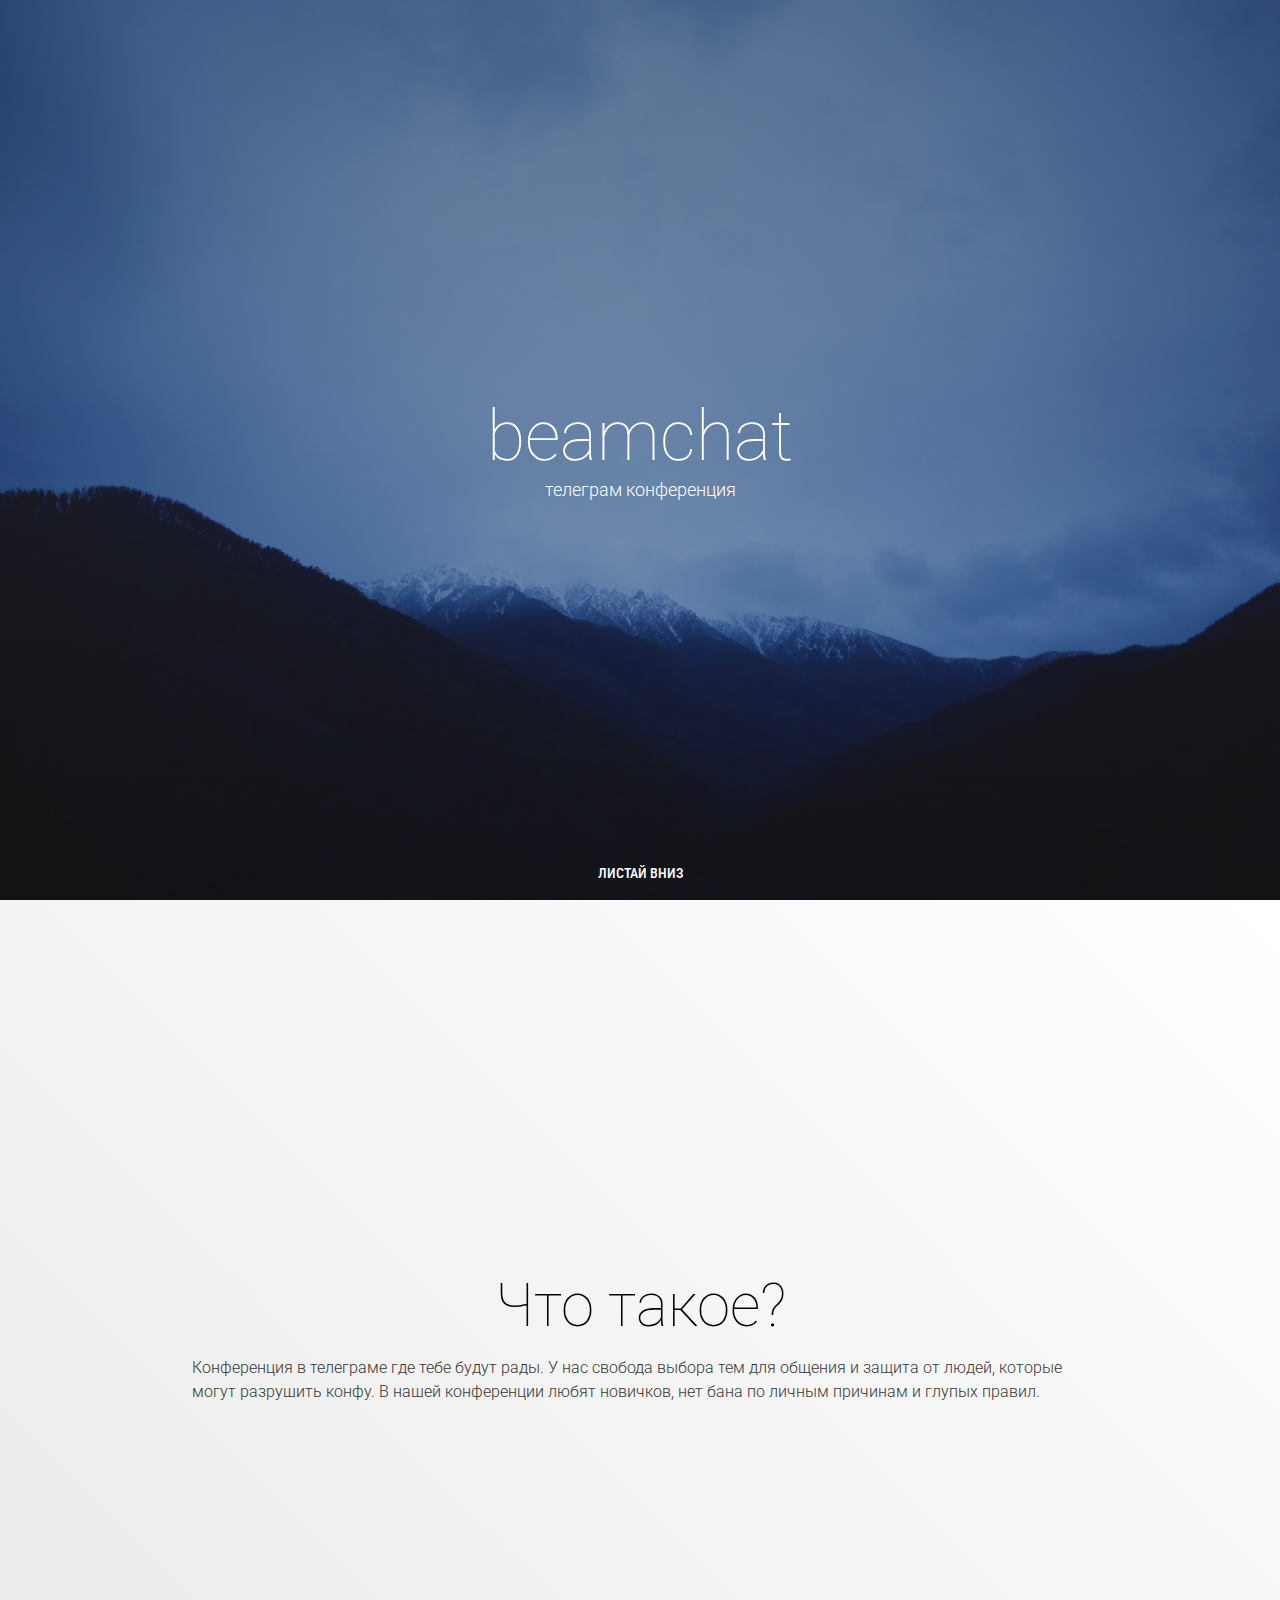
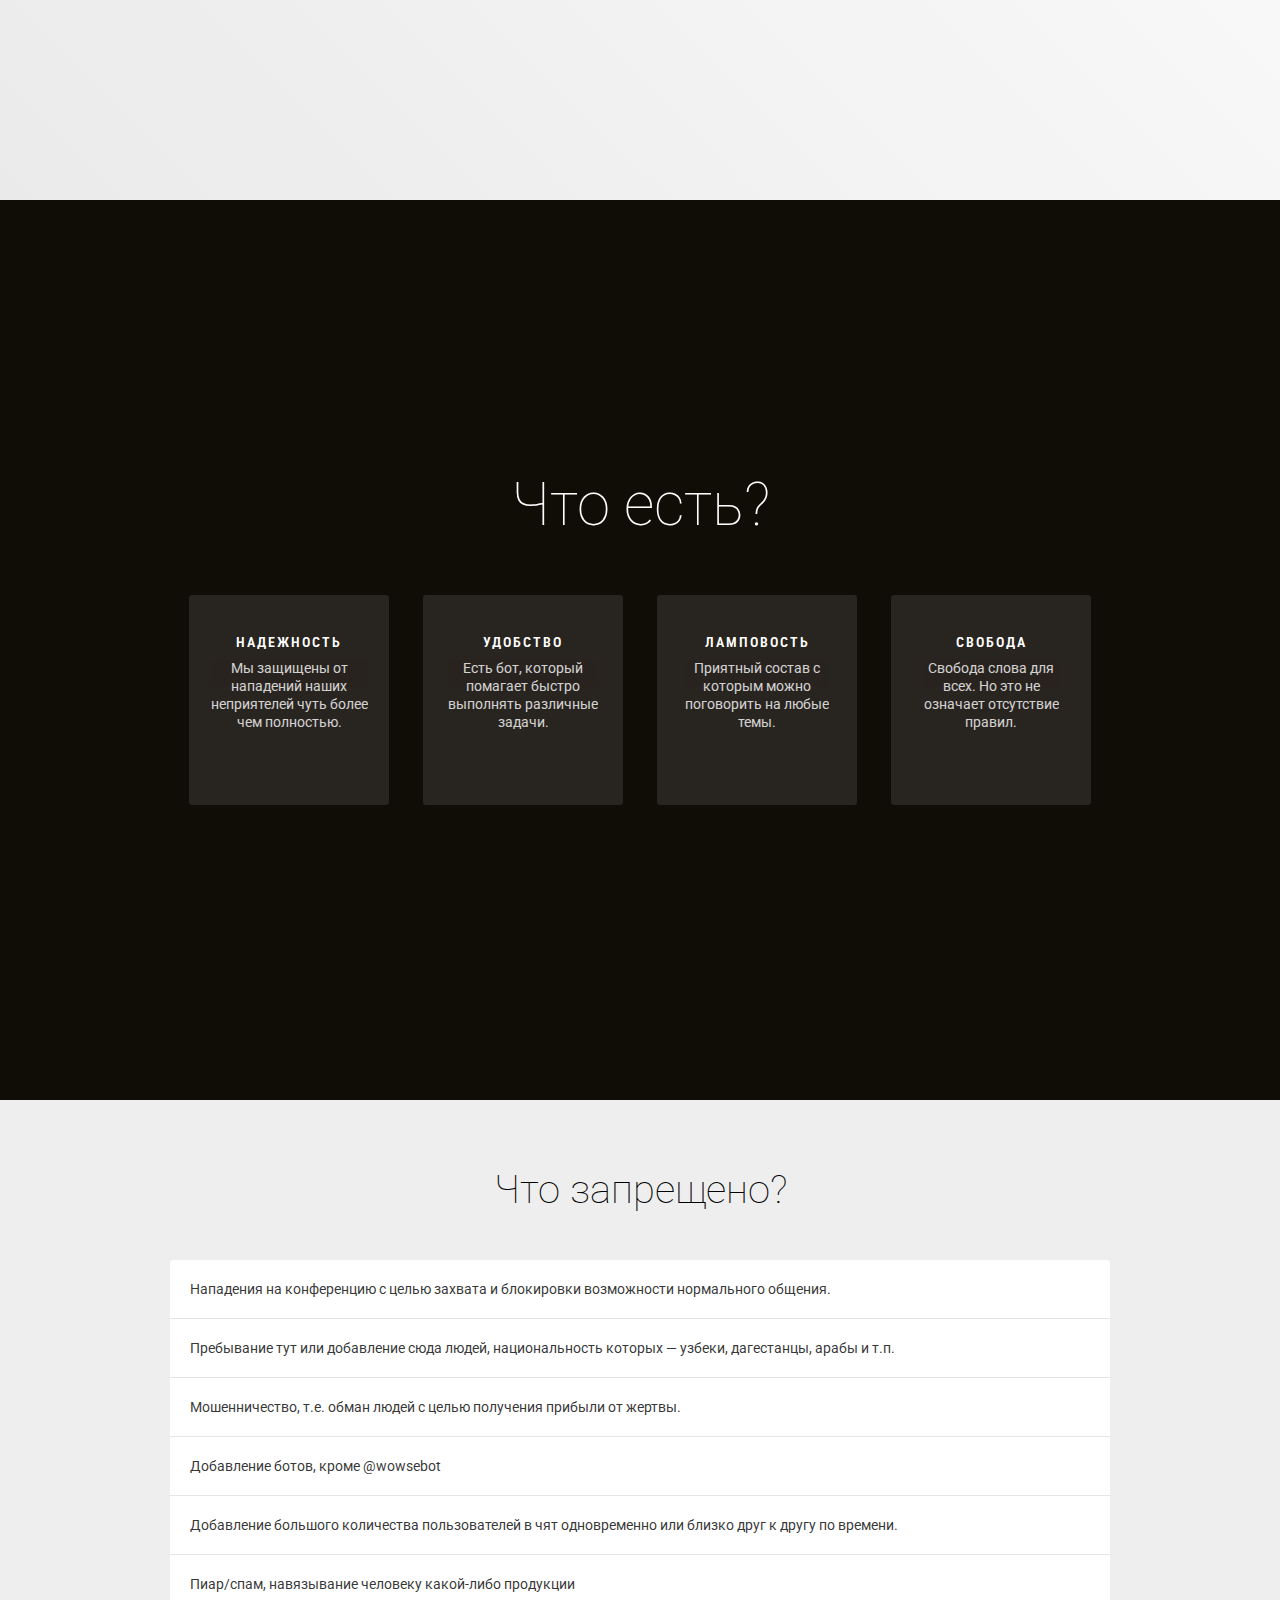
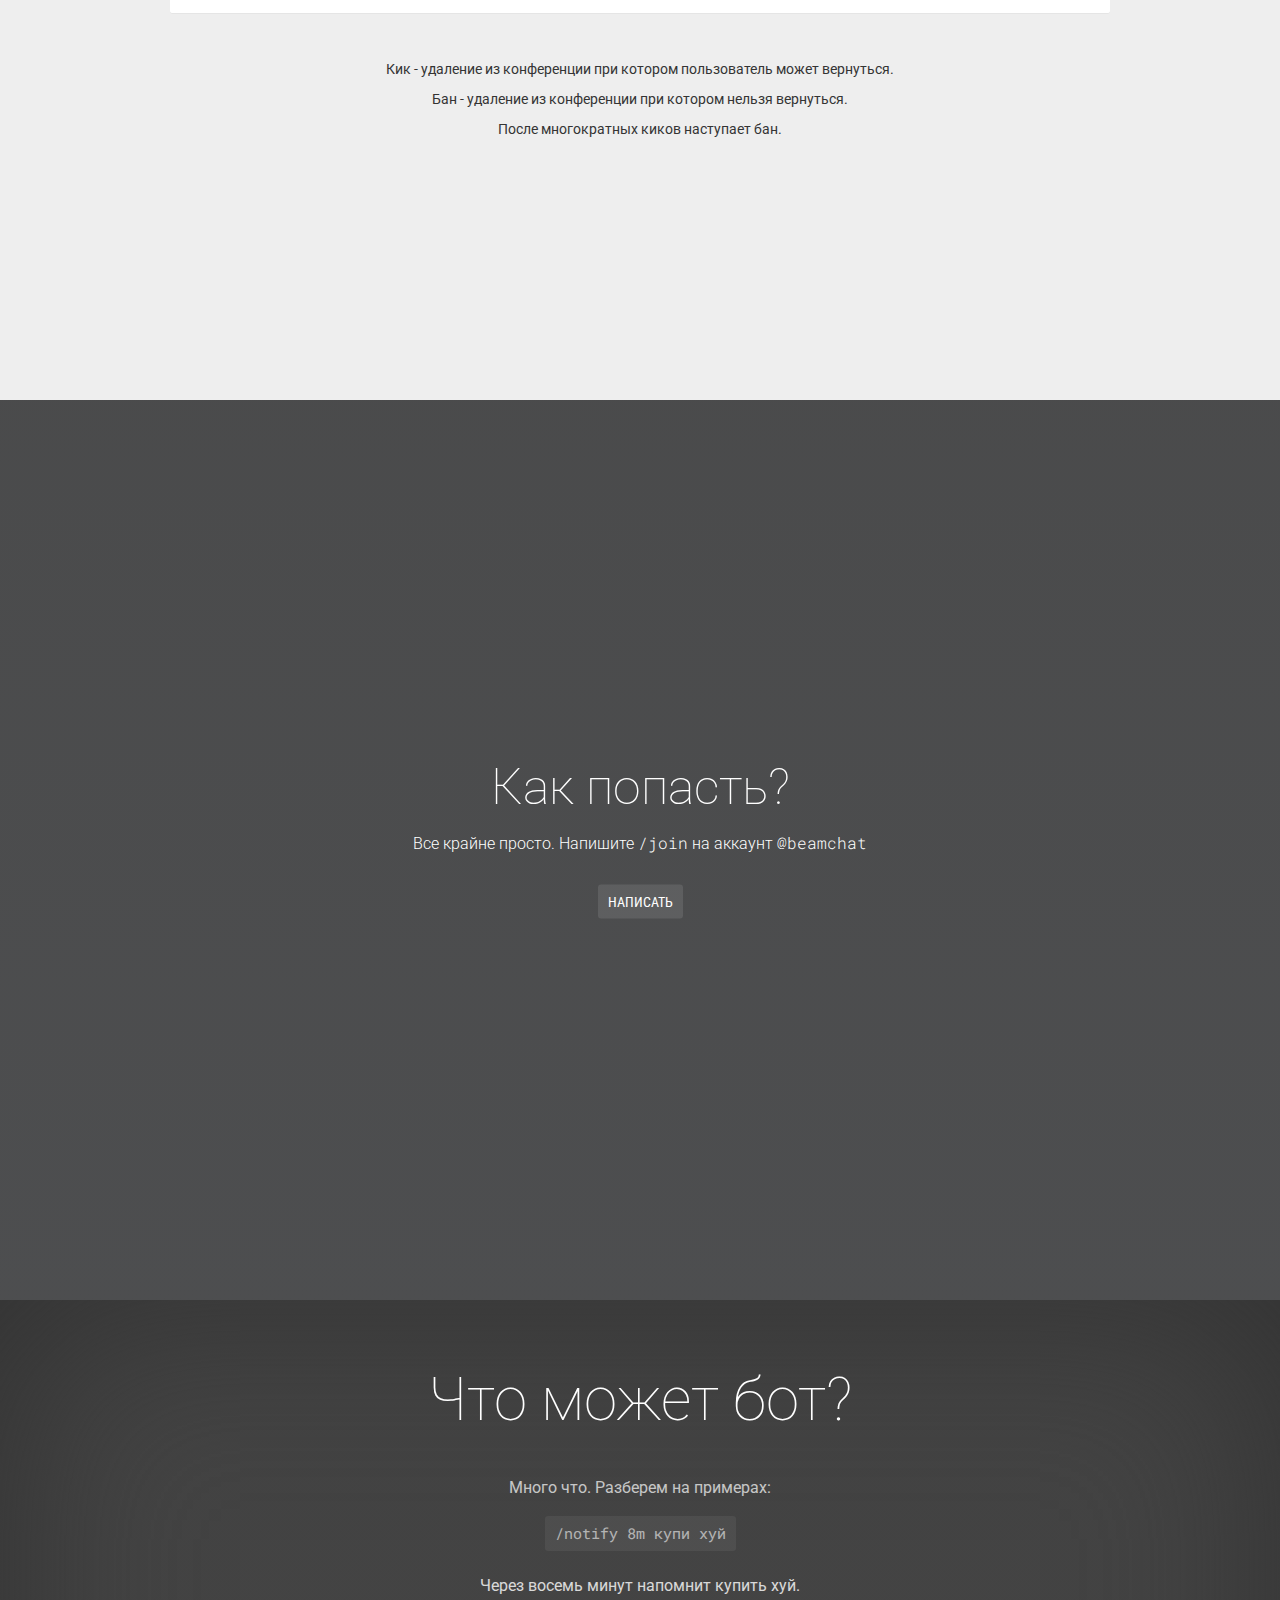
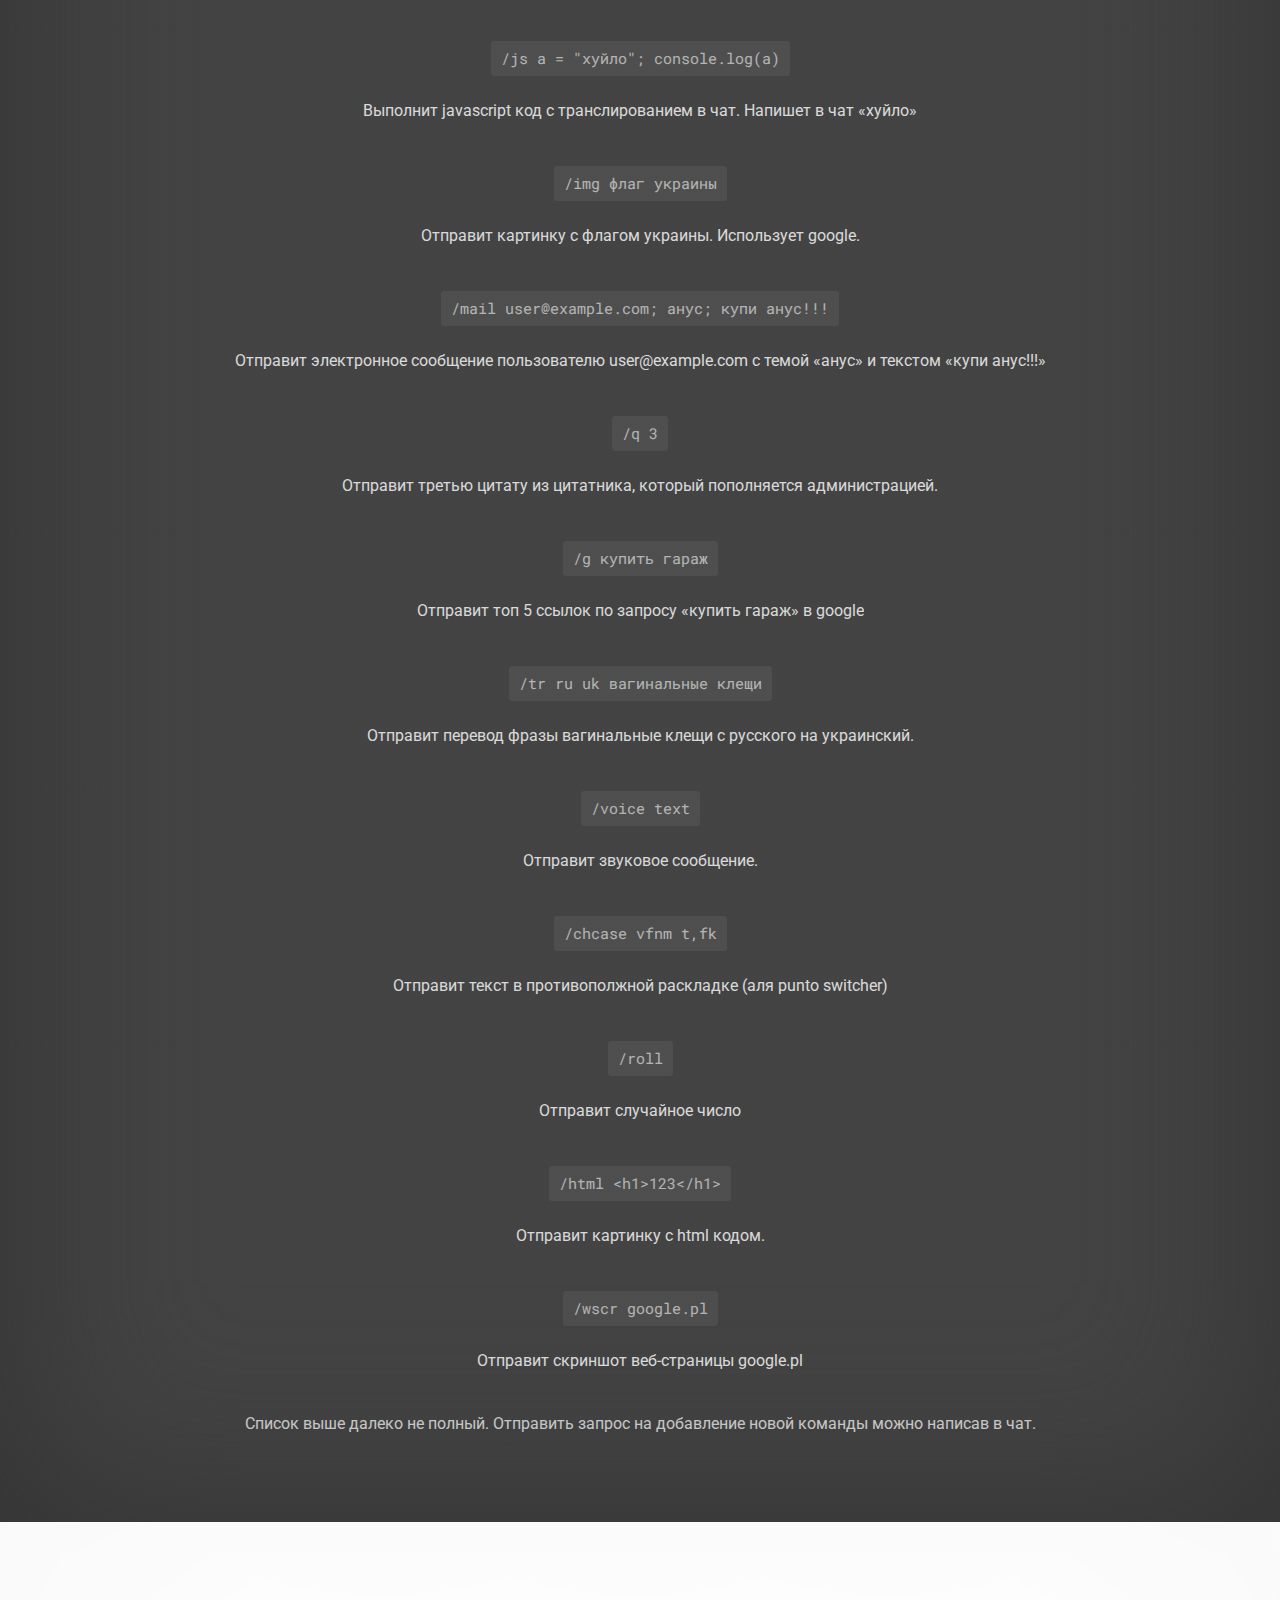
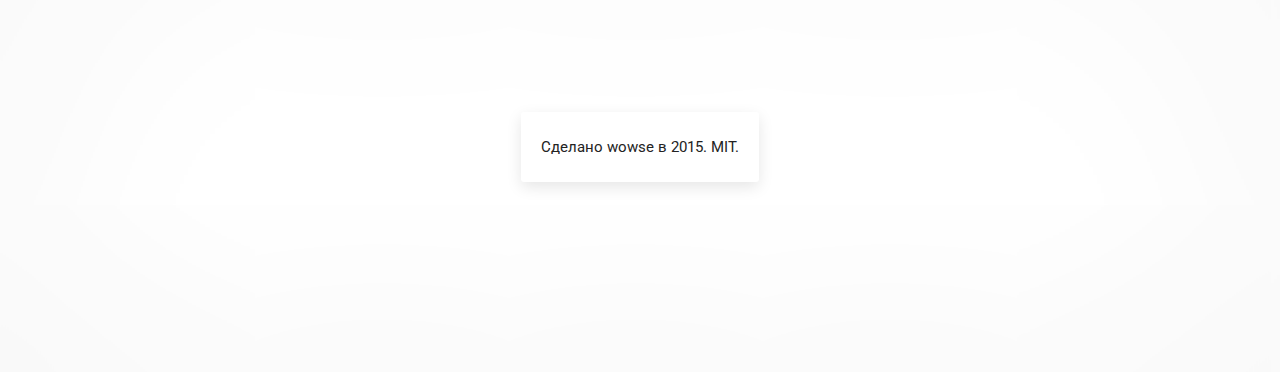
<file: even_older/index.html>
<!DOCTYPE html>
<html lang="en">

<head>
    <meta charset="UTF-8">
    <title>beamchat</title>
    <link rel="stylesheet" href="st.css">
    <link href='//fonts.googleapis.com/css?family=Roboto:400,100,300,500,700,900&subset=latin,cyrillic' rel='stylesheet' type='text/css'>
    <link href='//fonts.googleapis.com/css?family=Roboto+Condensed:400,700,300&subset=latin,cyrillic' rel='stylesheet' type='text/css'>
    <link href='//fonts.googleapis.com/css?family=Roboto+Mono:400,300,100,500,700' rel='stylesheet' type='text/css'>
    <link rel="stylesheet" href="//cdn.materialdesignicons.com/1.2.65/css/materialdesignicons.min.css">
    <meta name="viewport" content="width=device-width, user-scalable=no, initial-scale=1.0, maximum-scale=1.0, minimum-scale=1.0">
    <link href="img/favicon.ico" rel="shortcut icon" type="image/x-icon">
</head>

<body>
    <div class="top">
        <div class="val">
            <div class="title">
                beamchat
            </div>
            <div class="subtitle">
                телеграм конференция
            </div>
        </div>
        <div class="stupid">
            листай вниз
        </div>
    </div>
    <div class="desct">
        <div class="val">
            <div class="desc-title">
                Что такое?
            </div>
            <div class="desc-text">
                Конференция в телеграме где тебе будут рады. У нас свобода выбора тем для общения и защита от людей, которые могут разрушить конфу. В нашей конференции любят новичков, нет бана по личным причинам и глупых правил.
            </div>
        </div>
    </div>
    <div class="che">
        <div class="valtgl">
            <div class="che-title">
                Что есть?
            </div>
            <div class="che-tab">
                <div class="che1">
                    <div class="chic"><i class="mdi mdi-lock-outline"></i></div>
                    <div class="ttl">надежность</div>
                    <div class="desc">Мы защищены от нападений наших неприятелей чуть более чем полностью.</div>
                </div>
                <div class="che2">
                    <div class="chic"><i class="mdi mdi-coffee-to-go"></i></div>
                    <div class="ttl">удобство</div>
                    <div class="desc">Есть бот, который помагает быстро выполнять различные задачи.</div>
                </div>
                <div class="che2">
                    <div class="chic"><i class="mdi mdi-lightbulb-outline"></i></div>
                    <div class="ttl">ламповость</div>
                    <div class="desc">Приятный состав с которым можно поговорить на любые темы.</div>
                </div>
                <div class="che2">
                    <div class="chic"><i class="mdi mdi-comment-text-outline"></i></div>
                    <div class="ttl">свобода</div>
                    <div class="desc">Свобода слова для всех. Но это не означает отсутствие правил.</div>
                </div>
            </div>
        </div>
    </div>
    <div class="rulez">
        <div class="rule-ttl">Что запрещено?</div>
        <div class="rule-lst">
            <div class="al">
                <div class="card ct">
                    <div class="bdesc">Нападения на конференцию с целью захвата и блокировки возможности нормального общения.</div>
                    <div class="punish">бан</div>
                </div>
                <div class="card">
                    <div class="bdesc">Пребывание тут или добавление сюда людей, национальность которых — узбеки, дагестанцы, арабы и т.п.</div>
                    <div class="punish">бан</div>
                </div>
                <div class="card">
                    <div class="bdesc">Мошенничество, т.е. обман людей с целью получения прибыли от жертвы.</div>
                    <div class="punish">бан</div>
                </div>
                <div class="card">
                    <div class="bdesc">Добавление ботов, кроме @wowsebot</div>
                    <div class="punishy">кик</div>
                </div>
                <div class="card">
                    <div class="bdesc">Добавление большого количества пользователей в чят одновременно или близко друг к другу по времени.</div>
                    <div class="punish">бан</div>
                </div>
                <div class="card cb">
                    <div class="bdesc">Пиар/спам, навязывание человеку какой-либо продукции</div>
                    <div class="punishy">кик</div>
                </div>
            </div>
        </div>
        <div class="rule-sub">Кик - удаление из конференции при котором пользователь может вернуться.
            <br>Бан - удаление из конференции при котором нельзя вернуться.
            <br>После многократных киков наступает бан.</div>
    </div>
    <div class="join">
        <div class="val">
            <div class="join-title">
                Как попасть?
            </div>
            <div class="join-how">
                Все крайне просто. Напишите <span class="mono">/join</span> на аккаунт <span class="mono">@beamchat</span>
            </div>
            <a href="http://telegram.me/beamchat">
                <div class="join-btn">написать</div>
            </a>
        </div>
    </div>
    <div class="cmds">
        <div class="cmds-title">
            Что может бот?
        </div>
        <div class="cmd-sub">Много что. Разберем на примерах:</div>
        <div class="cmd-lst">
            <div class="code">
                /notify 8m купи хуй
            </div>
            <p>
                Через восемь минут напомнит купить хуй.
            </p>
            <div class="code">
                /js a = "хуйло"; console.log(a)
            </div>
            <p>
                Выполнит javascript код с транслированием в чат. Напишет в чат «хуйло»
            </p>
            <div class="code">
                /img флаг украины
            </div>
            <p>
                Отправит картинку с флагом украины. Использует google.
            </p>
            <div class="code">
                /mail user@example.com; анус; купи анус!!!
            </div>
            <p>
                Отправит электронное сообщение пользователю user@example.com с темой «анус» и текстом «купи анус!!!»
            </p>
            <div class="code">
                /q 3
            </div>
            <p>
                Отправит третью цитату из цитатника, который пополняется администрацией.
            </p>
            <div class="code">
                /g купить гараж
            </div>
            <p>
                Отправит топ 5 ссылок по запросу «купить гараж» в google
            </p>
            <div class="code">
                /tr ru uk вагинальные клещи
            </div>
            <p>
                Отправит перевод фразы вагинальные клещи с русского на украинский.
            </p>
            <div class="code">
                /voice text
            </div>
            <p>
                Отправит звуковое сообщение.
            </p>
            <div class="code">
                /chcase vfnm t,fk
            </div>
            <p>
                Отправит текст в противополжной раскладке (аля punto switcher)
            </p>
            <div class="code">
                /roll
            </div>
            <p>
                Отправит случайное число
            </p>
            <div class="code">
                /html &lt;h1&gt;123&lt;/h1&gt;
            </div>
            <p>
                Отправит картинку с html кодом.
            </p>
            <div class="code">
                /wscr google.pl
            </div>
            <p>
                Отправит скриншот веб-страницы google.pl
            </p>
        </div>
        <p class="cmd-sub">Список выше далеко не полный. Отправить запрос на добавление новой команды можно написав в чат.</p>
    </div>
    <div class="copy">
        <div class="val">
            <p>
                Сделано wowse в 2015. MIT.
            </p>
        </div>
    </div>
</body>

</html>
</file>
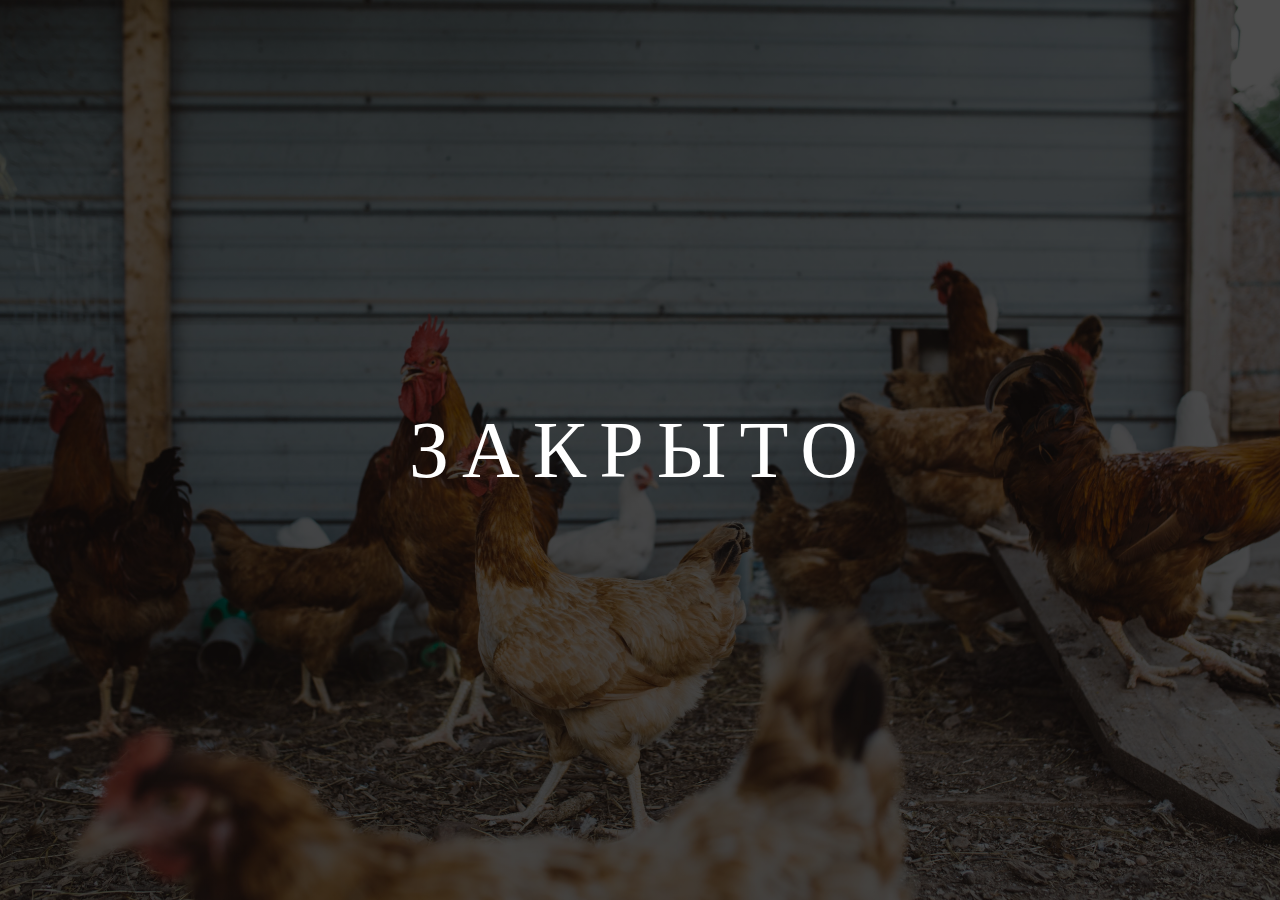
<file: OLD/index.html>
<!DOCTYPE html>
<html>

<head>
    <meta charset="UTF-8">
    <title>beamchat.</title>
    <link href="img/favicon.ico" rel="shortcut icon" type="image/x-icon">
    <meta name="viewport" content="width=device-width, user-scalable=no, initial-scale=1.0, maximum-scale=1.0, minimum-scale=1.0">
    <link rel="import" href="//www.polymer-project.org/0.5/components/paper-ripple/paper-ripple.html">
    <!--stylesheets-->
    <link rel="stylesheet" href="css/style.css">
    <link rel="stylesheet" href="//fonts.googleapis.com/css?family=Roboto:400,100,300,700&subset=latin,cyrillic">
    <link rel="stylesheet" href="//fonts.googleapis.com/css?family=Roboto+Condensed:400,300,700&subset=latin,cyrillic">
</head>

<body class="hidden-fade2">
    <noscript>
        <style>
        body {
            overflow: auto !important
        }
        
        .hidden,
        .hidden-fade,
        .hidden-fade2 {
            display: block;
            opacity: 1;
            transform: none !important;
            position: static;
        }
        
        * {
            height: initial !important;
            margin: 10px;
            position: static;
            transform: none !important;
            top: initial;
        }
        </style>
    </noscript>
    <div class="vid-ol"></div>
    <div class="🐛">
        <h1 class="♥">закрыто</h1>
        <!-- <p class="about">Конференция в телеграме со свободой выбора тем для общения и защитой от людей, которые могут разрушить конфу. В нашей конференции любят новичков, нет бана по личным причинам и глупых правил. Для входа в чат напишите сообщение «/join» на аккаунт @beamju.</p>
        <ul class="🐓">
            <a href="https://telegram.org">скачать телеграм
                    <paper-ripple fit></paper-ripple>
            </a>
            <a href="https://telegram.me/joinchat/02bba349025f5d487d410584fbc0ae57">вступить
                    <paper-ripple fit></paper-ripple>
            </a>
            <a href="http://telegram.org">скачать телеграм
                    <paper-ripple fit=""></paper-ripple>
            </a>
            <a href="http://telegram.me/beamju">войти
                    <paper-ripple fit=""></paper-ripple>
            </a>
        </ul> -->
    </div>
    <script src="js/index.js"></script>
</body>

</html>
</file>
<file: even_older/st.css>
html,body,div,span,applet,object,iframe,h1,h2,h3,h4,h5,h6,p,blockquote,pre,a,abbr,acronym,address,big,cite,code,del,dfn,em,img,ins,kbd,q,s,samp,small,strike,strong,sub,sup,tt,var,b,u,i,center,dl,dt,dd,ol,ul,li,fieldset,form,label,legend,table,caption,tbody,tfoot,thead,tr,th,td,article,aside,canvas,details,embed,figure,figcaption,footer,header,hgroup,menu,nav,output,ruby,section,summary,time,mark,audio,video{margin:0;padding:0;border:0;font-size:100%;font:inherit;vertical-align:baseline}article,aside,details,figcaption,figure,footer,header,hgroup,menu,nav,section{display:block}body{line-height:1}ol,ul{list-style:none}blockquote,q{quotes:none}blockquote:before,blockquote:after,q:before,q:after{content:'';content:none}table{border-collapse:collapse;border-spacing:0}

body {
    font-family: 'Roboto', sans-serif;
}

* {
    box-sizing: border-box;
}

.top {
    height: 100vh;
    background: -webkit-linear-gradient(rgba(60, 60, 70, .5), rgba(60, 60, 70, .3)), url(img/bg1.jpg) no-repeat center center fixed;
    background: linear-gradient(rgba(60, 60, 70, .5), rgba(60, 60, 70, .3)), url(img/bg1.jpg) no-repeat center center fixed;
    background-size: cover;
    color: #fff;
    text-align: center;
    min-height: 400px;
    position: relative;
    overflow: hidden;
    background-color: #5D7BA3
}

.title {
    font-size: 70px;
    font-weight: 100;
    margin-bottom: 10px;
}

.subtitle {
    font-size: 18px;
    font-weight: 300;
}

.val {
    position: relative;
    top: 50%;
    -webkit-transform: translateY(-50%);
        -ms-transform: translateY(-50%);
            transform: translateY(-50%);
}

.valtgl {
    position: relative;
    top: 50%;
    -webkit-transform: translateY(-50%);
        -ms-transform: translateY(-50%);
            transform: translateY(-50%);
}

.stupid {
    position: absolute;
    bottom: 0;
    width: 100%;
    padding: 20px;
    -webkit-animation: fadetgl 2s ease infinite;
    animation: fadetgl 2s ease infinite;
    font-family: 'Roboto Condensed', Roboto, sans-serif;
    text-transform: uppercase;
    font-weight: 500;
    font-size: 14px;
}

@-webkit-keyframes fadetgl {
    0% {
        opacity: 0.6;
    }
    50% {
        opacity: 0.3;
    }
    100% {
        opacity: 0.6;
    }
}

@keyframes fadetgl {
    0% {
        opacity: 0.6;
    }
    50% {
        opacity: 0.3;
    }
    100% {
        opacity: 0.6;
    }
}

.desct {
    height: 100vh;
    min-height: 400px;
    overflow: hidden;
    line-height: 20px;
    background: rgb(234, 234, 234);
    background: -webkit-gradient(linear, left bottom, right top, color-stop(0%, rgba(234, 234, 234, 1)), color-stop(100%, rgba(255, 255, 255, 1)));
    background: -webkit-linear-gradient(45deg, rgba(234, 234, 234, 1) 0%, rgba(255, 255, 255, 1) 100%);
    background: linear-gradient(45deg, rgba(234, 234, 234, 1) 0%, rgba(255, 255, 255, 1) 100%);
    filter: progid: DXImageTransform.Microsoft.gradient( startColorstr='#eaeaea', endColorstr='#ffffff', GradientType=1);
}

.desc-title {
    text-align: center;
    font-weight: 100;
    font-size: 60px;
}

.desc-text {
    margin-top: 20px;
    width: 70vw;
    margin: 40px auto;
    font-weight: 400;
    font-size: 16px;
    line-height: 24px;
    font-weight: 300;
    opacity: 0.8;
}

.che {
    height: 100vh;
    background: -webkit-linear-gradient(rgba(16, 12, 6, 0.58), rgba(16, 12, 6, 0.58)), url(img/bg2.jpg) no-repeat center center fixed;
    background: linear-gradient(rgba(16, 12, 6, 0.58), rgba(16, 12, 6, 0.58)), url(img/bg2.jpg) no-repeat center center fixed;
    background-size: cover;
    color: #fff;
    text-align: center;
    position: relative;
    overflow: hidden;
    background-color: #100c06;
}

.che-tab {
    overflow: hidden;
    padding: 20px;
    margin: 0 auto;
}

.che-title {
    text-align: center;
    font-weight: 100;
    font-size: 60px;
    margin-bottom: 40px;
}

.che1,
.che2 {
    background: rgba(255, 255, 255, .1);
    width: 200px;
    padding: 20px;
    height: 210px;
    display: inline-block;
    vertical-align: top;
    overflow: hidden;
    border-radius: 3px;
    -webkit-transition: all .6s ease, background .43s ease, -webkit-transform .2s ease;
            transition: all .6s ease, background .43s ease, transform .2s ease;
}

.ttl {
    font-size: 14px;
    text-transform: uppercase;
    font-weight: 600;
    letter-spacing: 2px;
    margin-top: 20px;
    font-family: 'Roboto Condensed', Roboto, sans-serif;
}

.desc {
    font-size: 15px;
    margin-top: 10px;
    opacity: 0.8;
}

.che .desc {
    font-size: 14px;
    line-height: 18px;
}

.che2 {
    margin-left: 30px;
}

.che1:hover,
.che2:hover {
    background: #fff;
    -webkit-transform: translateY(-2px);
        -ms-transform: translateY(-2px);
            transform: translateY(-2px);
    color: #000;
    box-shadow: 0 10px 30px rgba(0, 0, 0, .3), 0px 0px 550px rgba(250, 250, 250, 1) inset;
    -webkit-transition: all .23s ease;
            transition: all .23s ease;
}

.chic i {
    margin-top: 10px;
    font-size: 30px;
}

.rulez {
    background: #eee;
    color: #000;
    overflow: hidden;
    min-height: 100vh;
    padding: 70px 0;
}

.warn {
    background: #FFEA00;
    margin: 30px auto;
    width: 70vw;
    padding: 15px;
    border-radius: 3px;
    border: 1px solid rgba(0, 0, 0, .2);
}

.warn .ics {
    float: left;
    font-size: 30px;
    margin-top: 2.5px;
    margin-right: 10px;
}

.warnt {
    margin-bottom: 5px;
    font-weight: 500;
}

.rule-lst {
    max-width: 980px;
    margin: auto;
    padding: 20px;
}

.rule-ttl {
    text-align: center;
    font-size: 40px;
    font-weight: 100;
    margin-bottom: 30px;
}

.ct {
    border-top-left-radius: 3px;
    border-top-right-radius: 3px;
}

.cb {
    border-bottom-left-radius: 3px;
    border-bottom-right-radius: 3px;
}

.card {
    background: #fff;
    padding: 20px;
    border-bottom: 1px solid rgba(0, 0, 0, .1);
    -webkit-transition: all .5s ease;
            transition: all .5s ease;
    width: 100%;
    position: relative;
}

.rule-sub {
    max-width: 980px;
    margin: auto;
    padding: 20px;
    line-height: 30px;
    font-size: 14px;
    color: #343434;
    text-align: center;
}

.bdesc {
    font-size: 14px;
    line-height: 18px;
    color: rgba(0, 0, 0, .8);
}

.punish {
    font-family: 'Roboto Condensed', Roboto, sans-serif;
    position: absolute;
    top: 22px;
    right: 20px;
    color: #B71C1C;
    text-transform: uppercase;
    font-weight: 500;
    letter-spacing: px;
    font-size: 14px;
    opacity: 0;
    -webkit-transition: all .3s ease;
            transition: all .3s ease;
    z-index: 1000;
}

.punishy {
    font-family: 'Roboto Condensed', Roboto, sans-serif;
    -webkit-transition: all .3s ease;
            transition: all .3s ease;
    position: absolute;
    right: 20px;
    top: 22px;
    color: #FBC02D;
    text-transform: uppercase;
    font-weight: 400;
    letter-spacing: 1px;
    font-size: 14px;
    opacity: 0;
}

.al {
    margin: 0 auto;
}

.card:hover {
    background: #fff;
    box-shadow: 0 10px 20px rgba(0, 0, 0, 0.02), 0 6px 6px rgba(0, 0, 0, 0.06);
    margin-top: 12px;
    margin-bottom: 12px;
    margin-left: -1%;
    width: 102%;
    border-radius: 3px;
}

.card:hover .punishy {
    opacity: 1;
    background: #fff;
    padding: 5px;
    top: 15px;
    border-radius: 2px;
}

.card:hover .punish {
    top: 15px;
    opacity: 1;
    background: #fff;
    padding: 5px;
    border-radius: 2px;
}

@media screen and (max-width: 955px) {
    .che {
        padding: 50px 0;
    }
    .che1 {
        width: 40%;
        margin: 10px 10px 10px 10px;
        margin-bottom: 10px;
    }
    .che2 {
        margin: 10px 10px 10px 10px;
        width: 40%;
    }
    .che .val {
        -webkit-transform: none;
            -ms-transform: none;
                transform: none;
        top: 0;
        position: static;
    }
}

@media screen and (max-width: 600px) {
    .punish,
    .punishy {
        position: static;
        opacity: 0.7;
        margin-top: 10px;
        text-align: right;
    }
    .desc-text {
        width: 90%;
    }
    .che {
        padding: 90px 0;
    }
    .che1 {
        width: 80%;
    }
    .che2 {
        width: 80%;
        margin-left: 0;
        margin-top: 30px;
    }
    .che .val {
        -webkit-transform: none;
            -ms-transform: none;
                transform: none;
        top: 0;
        position: static;
    }
}

.join {
    height: 100vh;
    background: -webkit-linear-gradient(rgba(70, 70, 70, .7), rgba(70, 70, 70, .5)), url(img/bg3.jpg) no-repeat center center fixed;
    background: linear-gradient(rgba(70, 70, 70, .7), rgba(70, 70, 70, .5)), url(img/bg3.jpg) no-repeat center center fixed;
    background-size: cover;
    color: #fff;
    text-align: center;
    min-height: 400px;
    background-color: #545659;
}

.join-title {
    font-size: 50px;
    font-weight: 100;
    margin-bottom: 20px;
}

.join-how {
    font-size: 16px;
    line-height: 22px;
    font-weight: 300;
    max-width: 80vw;
    margin: 10px auto;
}

.join-btn {
    margin: 20px;
    padding: 10px;
    border-radius: 3px;
    background: rgba(255, 255, 255, .1);
    display: inline-block;
    text-transform: uppercase;
    font-weight: 400;
    font-family: 'Roboto Condensed', Roboto, sans-serif;
    font-size: 14px;
    -webkit-transition: all .3s ease;
            transition: all .3s ease;
}

.join-btn:hover {
    color: #000;
    background: #fff;
    box-shadow: 0 1px 3px rgba(0, 0, 0, .2);
    cursor: pointer;
}

.join-btn:active {
    background: #e5e5e5;
    -webkit-transform: translateY(2px);
        -ms-transform: translateY(2px);
            transform: translateY(2px);
    color: #000;
}

@media screen and (max-height: 480px),
(max-width: 955px) {
    .valtgl {
        top: initial;
        -webkit-transform: initial;
            -ms-transform: initial;
                transform: initial;
        position: static;
    }
    .che {
        min-height: 100vh !important;
        height: auto;
        padding: 50px 0;
    }
}

a {
    color: inherit;
    text-decoration: none;
}

a:visited {
    color: inherit;
}

.mono {
    font-family: 'Roboto Mono', Roboto, sans-serif;
    font-weight: 300;
}

.cmds {
    min-height: 100vh;
    background: -webkit-linear-gradient(rgba(70, 70, 70, .87), rgba(70, 70, 70, .87)), url(img/bg4.jpg) no-repeat center center fixed;
    background: linear-gradient(rgba(70, 70, 70, .87), rgba(70, 70, 70, .87)), url(img/bg4.jpg) no-repeat center center fixed;
    background-size: cover;
    color: #fff;
    text-align: center;
    overflow: hidden;
    padding: 70px 0;
    background-color: #323232;
    box-shadow: 0 0 200px #323232 inset;
}

.cmds-title {
    margin-bottom: 50px;
    font-size: 60px;
    font-weight: 100;
}

*:focus {
    outline: none;
}

.cmd-sub {
    margin-top: 20px;
    opacity: 0.7;
    font-weight: 400;
    margin-bottom: 20px;
    max-width: 80vw;
    margin-left: auto;
    margin-right: auto;
}

.code {
    max-width: 90vw;
    font-family: 'Roboto Mono', Roboto, sans-serif;
    font-weight: 400;
    opacity: 0.6;
    font-size: 15px;
    padding: 10px;
    display: inline-block;
    background: rgba(255, 255, 255, .1);
    border-radius: 3px;
    -webkit-transition: all .3s ease;
            transition: all .3s ease;
}

.code:hover {
    opacity: 1;
    background: rgba(255, 255, 255, .3);
}

.cmd-lst p {
    opacity: 0.8;
    line-height: 30px;
    margin-top: 20px;
    margin-bottom: 40px;
    width: 80vw;
    margin-left: auto;
    margin-right: auto;
}

.cmd-lst p .mono {
    font-weight: 400;
}

.copy {
    height: 50vh;
    text-align: center;
    line-height: 30px;
    color: #232323;
    font-size: 15px;
    background: #fff;
    box-shadow: 0 0px 250px rgba(47, 47, 47, 0.06) inset;
}

.copy p {
    background: #fff;
    display: inline-block;
    margin: 0 auto;
    padding: 20px;
    border-radius: 3px;
    box-shadow: 0 5px 15px rgba(0, 0, 3, .1);
    -webkit-transition: all 0.3s ease;
            transition: all 0.3s ease;
}

.copy p:hover {
    -webkit-transform: translateY(-3px);
        -ms-transform: translateY(-3px);
            transform: translateY(-3px);
    box-shadow: 0 10px 30px rgba(0, 0, 6, .2);
}

@media screen and (max-width: 350px) {
    .title {
        font-size: 40px;
    }
    .desc-title {
        font-size: 40px;
    }
    .desc-text {
        font-size: 15px;
    }
    .che-title {
        font-size: 40px;
    }
    .rule-ttl {
        font-size: 30px;
    }
    .join-title {
        font-size: 30px;
    }
    .cmds-title {
        font-size: 30px;
        font-weight: 300;
    }
    .copy {
        font-size: 13px;
    }
}

.top *::selection {
	background: #637DA1;
	color: #fff;
}

.top *::-moz-selection {
	background: #637DA1;
	color: #fff;
}

.desct *::selection {
	background: #E61038;
	color: #fff;
}

.desct *::-moz-selection {
	background: #E61038;
	color: #fff;
}

.che *::selection {
	background: #453F3B;
	color: #fff;
}

.che *::-moz-selection {
	background: #453F3B;
	color: #fff;
}

.rulez *::selection {
	background: #FFF5B8;
	color: #000;
}

.rulez *::-moz-selection {
	background: #FFF5B8;
	color: #000;
}
#3C3C3C
.join *::selection {
	background: #414246;
	color: #fff;
}

.join *::-moz-selection {
	background: #414246;
	color: #fff;
}

.cmds *::selection {
	background: #3C3C3C;
	color: #fff;
}

.cmds *::-moz-selection {
	background: #3C3C3C;
	color: #fff;
}

.copy *::selection {
	background: #458EA7;
	color: #fff;
}

.copy *::-moz-selection {
	background: #458EA7;
	color: #fff;
}
</file>
<file: OLD/css/style.css>
a,abbr,acronym,address,applet,article,aside,audio,b,big,blockquote,body,canvas,caption,center,cite,code,dd,del,details,dfn,div,dl,dt,em,embed,fieldset,figcaption,figure,footer,form,h1,h2,h3,h4,h5,h6,header,hgroup,html,i,iframe,img,ins,kbd,label,legend,li,mark,menu,nav,object,ol,output,p,pre,q,ruby,s,samp,section,small,span,strike,strong,sub,summary,sup,table,tbody,td,tfoot,th,thead,time,tr,tt,u,ul,var,video{margin:0;padding:0;border:0;font:inherit;vertical-align:baseline}article,aside,details,figcaption,figure,footer,header,hgroup,menu,nav,section{display:block}body{line-height:1}ol,ul{list-style:none}blockquote,q{quotes:none}blockquote:after,blockquote:before,q:after,q:before{content:'';content:none}table{border-collapse:collapse;border-spacing:0}
html {
    height: 100vh !important;
    overflow: hidden;
}

@font-face {
    font-family: 'Raleway Cyr';
    src: url('http://64424.selcdn.ru/webfont/ralewayc/raleway-regular.woff') format('woff');
    font-weight: normal;
    font-style: normal;
}
@font-face {
    font-family: 'Raleway Cyr';
    src: url('http://64424.selcdn.ru/webfont/ralewayc/raleway-extralight.woff') format('woff');
    font-weight: 200;
    font-style: normal;
}
@font-face {
    font-family: 'Raleway Cyr';
    src: url('http://64424.selcdn.ru/webfont/ralewayc/raleway-thin.woff') format('woff');
    font-weight: 100;
    font-style: n6rmal;
}
@font-face {
    font-family: 'Raleway Cyr';
    src: url('http://64424.selcdn.ru/webfont/ralewayc/raleway-light.woff') format('woff');
    font-weight: 300;
    font-style: normal;
}

body {
    font-family: 'Roboto', sans-serif;
    background: -webkit-linear-gradient(rgba(0, 0, 0, .7), rgba(0, 0, 0, .7)), url(../img/bg.jpg) no-repeat center center fixed;
    background: linear-gradient(rgba(0, 0, 0, .7), rgba(0, 0, 0, .7)), url(../img/bg.jpg) no-repeat center center fixed;
    background-size: cover;
    overflow: hidden;
    height: 100vh !important;
    -webkit-perspective: 900;
    perspective: 900;
    -webkit-transition: all 0.3s cubic-bezier(.55, 0, .1, 1) !important;
    transition: all 0.3s cubic-bezier(.55, 0, .1, 1) !important;
}

.🐛 {
    position: relative;
    color: #fff;
    top: 50%;
    -webkit-transform: translateY(-50%);
    -ms-transform: translateY(-50%);
    transform: translateY(-50%);
    text-align: center;
    -webkit-transition: all 0.7s cubic-bezier(.55, 0, .1, 1);
    transition: all 0.7s cubic-bezier(.55, 0, .1, 1);
    overflow: visible;
}

.♥ {
    font-family: 'Raleway Cyr';
    font-weight: 100;
    font-size: 80px;
    font-weight: 100;
    letter-spacing: 13px;
    text-transform: uppercase;
    margin-bottom: 30px;
}

li {
    display: inline-block;
}


.🐓 {
    margin-top: 30px;
}

.🐓 li,
.🐓 a {
    font-size: 16px;
    font-weight: 500;
    font-family: 'Roboto Condensed', sans-serif;
    margin: 20px;
    padding: 10px;
    text-transform: uppercase;
    position: relative;
    -webkit-transition: all .2s cubic-bezier(.55, 0, .1, 1);
    transition: all .2s cubic-bezier(.55, 0, .1, 1);
}

.activel {
    background: rgba(255, 0, 0, .3);
    border-radius: 3px;
}

.activel:hover {
    background: rgba(0, 0, 0, .4) !important;
}

.🐓 li:hover,
.🐓 a:hover {
    background: rgba(255, 255, 255, .1);
    border-radius: 3px;
    cursor: pointer;
}


/*.🐓 li:active {
    background: rgb(210, 210, 210);
    box-shadow: 0 1px 0 rgba(0, 0, 0, .1);
}*/

.🚀 {
    -webkit-transition: all 0.3s cubic-bezier(.55, 0, .1, 1), opacity 1s;
    transition: all 0.3s cubic-bezier(.55, 0, .1, 1), opacity 1s;
    height: 80px;
}

.🚀 a {
    margin: 10px;
}

.🚀 li {
    padding: 10px;
    font-size: 20px;
    -webkit-transition: all 0.2s cubic-bezier(.55, 0, .1, 1);
    transition: all 0.2s cubic-bezier(.55, 0, .1, 1);
    width: 30px;
    height: 30px;
    line-height: 30px;
    overflow: hidden;
    position: relative;
}

.twt:hover {
    color: #fff;
    cursor: pointer;
    background: #6CADDE;
    border-radius: 50%;
    box-shadow: 0 3px 7px rgba(0, 0, 0, .3);
}

.twt:active {
    cursor: pointer;
    background: #5E92BB;
    border-radius: 50%;
    box-shadow: 0 1px 2px rgba(0, 0, 0, .3);
}

.out:hover {
    color: #fff;
    cursor: pointer;
    background: #0071C5;
    border-radius: 50%;
    box-shadow: 0 3px 7px rgba(0, 0, 0, .3);
}

.out:active {
    cursor: pointer;
    background: #005A9D;
    border-radius: 50%;
    box-shadow: 0 1px 2px rgba(0, 0, 0, .3);
}

.tel:hover {
    color: #fff;
    cursor: pointer;
    background: #6389A8;
    border-radius: 50%;
    box-shadow: 0 3px 7px rgba(0, 0, 0, .3);
}

.tel:active {
    cursor: pointer;
    background: #506E87;
    border-radius: 50%;
    box-shadow: 0 1px 2px rgba(0, 0, 0, .3);
}

.♿ {
    box-sizing: border-box;
    color: #000;
    text-align: left;
    padding: 45px 30px;
    max-width: 650px;
    min-height: 310px;
    background: #fff;
    width: 90vw;
    padding-bottom: 100px;
    border-radius: 3px;
    box-shadow: 0 15px 30px rgba(70, 70, 80, .4);
    -webkit-transition: all 0.7s cubic-bezier(.55, 0, .1, 1);
    transition: all 0.7s cubic-bezier(.55, 0, .1, 1);
    margin: auto;
    position: absolute;
    top: 0;
    left: 0;
    bottom: 0;
    right: 0;
    max-height: 300px;
    margin: auto;
    overflow: hidden;
}

.gohome {
    border-radius: 3px;
    padding: 14px 18px;
    text-transform: uppercase;
    font-weight: 700;
    color: #9C27B0;
    -webkit-transition: all 0.3s cubic-bezier(.55, 0, .1, 1);
    transition: all 0.3s cubic-bezier(.55, 0, .1, 1);
    cursor: pointer;
    display: inline-block;
    overflow: hidden;
    position: relative;
    font-family: 'Roboto Condensed', sans-serif;
}

.gohome:hover {
    background: rgba(0, 0, 0, .1);
}

.♿ .text {
    line-height: 26px;
    font-weight: 300;
    margin-top: 40px;
    font-size: 15px;
}

.about {
    font-size: 16px;
    line-height: 20px;
    font-weight: 500;
    width: 68vw;
    max-width: 600px;
    margin: auto;
    opacity: 0.8;
}

.hidden {
    opacity: 0;
    filter: alpha(opacity=0);
    top: 100% !important;
    -webkit-transform: scale(.7, .9) rotateX(80deg) !important;
    transform: scale(.7, .9) rotateX(80deg) !important;
}

.hidden-fade2 {
    opacity: 0;
    filter: alpha(opacity=0);
    -webkit-transform: scale(0.7, 0);
    -ms-transform: scale(0.7, 0);
    transform: scale(0.7, 0);
    -webkit-transition: all 0.3s cubic-bezier(.55, 0, .1, 1), opacity 0.1s;
    transition: all 0.3s cubic-bezier(.55, 0, .1, 1), opacity 0.1s;
}

.hidden-fade {
    overflow: hidden;
    height: 0;
    opacity: 0;
    filter: alpha(opacity=0);
    -webkit-transition: all 0.3s cubic-bezier(.55, 0, .1, 1), opacity 0.1s;
    transition: all 0.3s cubic-bezier(.55, 0, .1, 1), opacity 0.1s;
}

::-moz-selection {
    background: #607D8B;
    color: #fff;
}

::selection {
    background: #607D8B;
    color: #fff;
}
.workss .li {
    display: inline-block;
    vertical-align: top;
}

.card {
    padding: 10px;
    background: #fff;
    color: #000;
    display: block;
    margin-top: 30px;
    text-align: left;
    border-radius: 3px;
}

.workss {
    width: 80vw;
    margin: 0 auto;
}

.workss .li {
    width: 30% !important;
    padding: 20px;
    box-sizing: border-box;
}

a {
    color: inherit;
    text-decoration: none;
}

.mdl-ripple {
    background: rgba(0, 0, 0, .7);
    border-radius: 50%;
    height: 50px;
    left: 0;
    opacity: 0;
    filter: alpha(opacity=0);
    pointer-events: none;
    position: absolute;
    top: 0;
    -webkit-transform: translate(-50%, -50%);
    -ms-transform: translate(-50%, -50%);
    transform: translate(-50%, -50%);
    width: 50px;
    overflow: hidden;
}

.mdl-ripple.is-animating {
    -webkit-transition: -webkit-transform .3s cubic-bezier(0, 0, .2, 1), width .3s cubic-bezier(0, 0, .2, 1), height .3s cubic-bezier(0, 0, .2, 1), opacity .6s cubic-bezier(0, 0, .2, 1);
    transition: transform .3s cubic-bezier(0, 0, .2, 1), width .3s cubic-bezier(0, 0, .2, 1), height .3s cubic-bezier(0, 0, .2, 1), opacity .6s cubic-bezier(0, 0, .2, 1);
}

.mdl-ripple.is-visible {
    opacity: .3;
    filter: alpha(opacity=30);
}

.border-top {
    position: absolute;
    bottom: 10px;
    right: 20px;
    padding: 10px;
    width: auto;
}

paper-ripple,
#bg,
#waves,
.wave-container,
.wave {
    width: inherit !important;
    height: inherit !important;
}

@media (max-width: 1027px) {
    .♥ {
        font-size: 60px;
    }
    .♿ {
        position: absolute;
        left: 10px;
        right: 10px;
        top: 0px;
        max-height: calc(100vh - 40px);
        -webkit-transform: none;
        -ms-transform: none;
        transform: none;
    }
    .about {
        width: 85vw;
    }
}

@media (max-width: 820px) {
    .♥ {
        font-size: 50px;
    }
}

@media (max-width: 723px) {
    .♥ {
        font-size: 40px;
    }
}

@media (max-width: 620px) {
    .♥ {
        font-size: 30px;
    }
}

@media (max-width: 514px) {
    .♥ {
        font-size: 30px;
        line-height: 60px;
    }
}

@media (max-width: 550px) {
    .🐓 li,
    .🐓 a {
        display: block;
    }
}

/*@media (max-width: 370px) {
    .♥ {
        font-size: 40px;
        margin-bottom: 30px;
        line-hei
    }
    .about {
        width: 90vw;
    }
}*/

/*.bg-vid {
    position: fixed;
    top: 50%;
    left: 50%;
    min-width: 100%;
    min-height: 100%;
    width: auto;
    height: auto;
    z-index: -100;
    transform: translateX(-50%) translateY(-50%);
    transition: 1s opacity;
}

.vid-ol {
    position: absolute;
    top: 0;
    left: 0;
    background: rgba(0,0,0,.45);
    width: 100vw;
    height: 100vh;
}
*/
</file>
